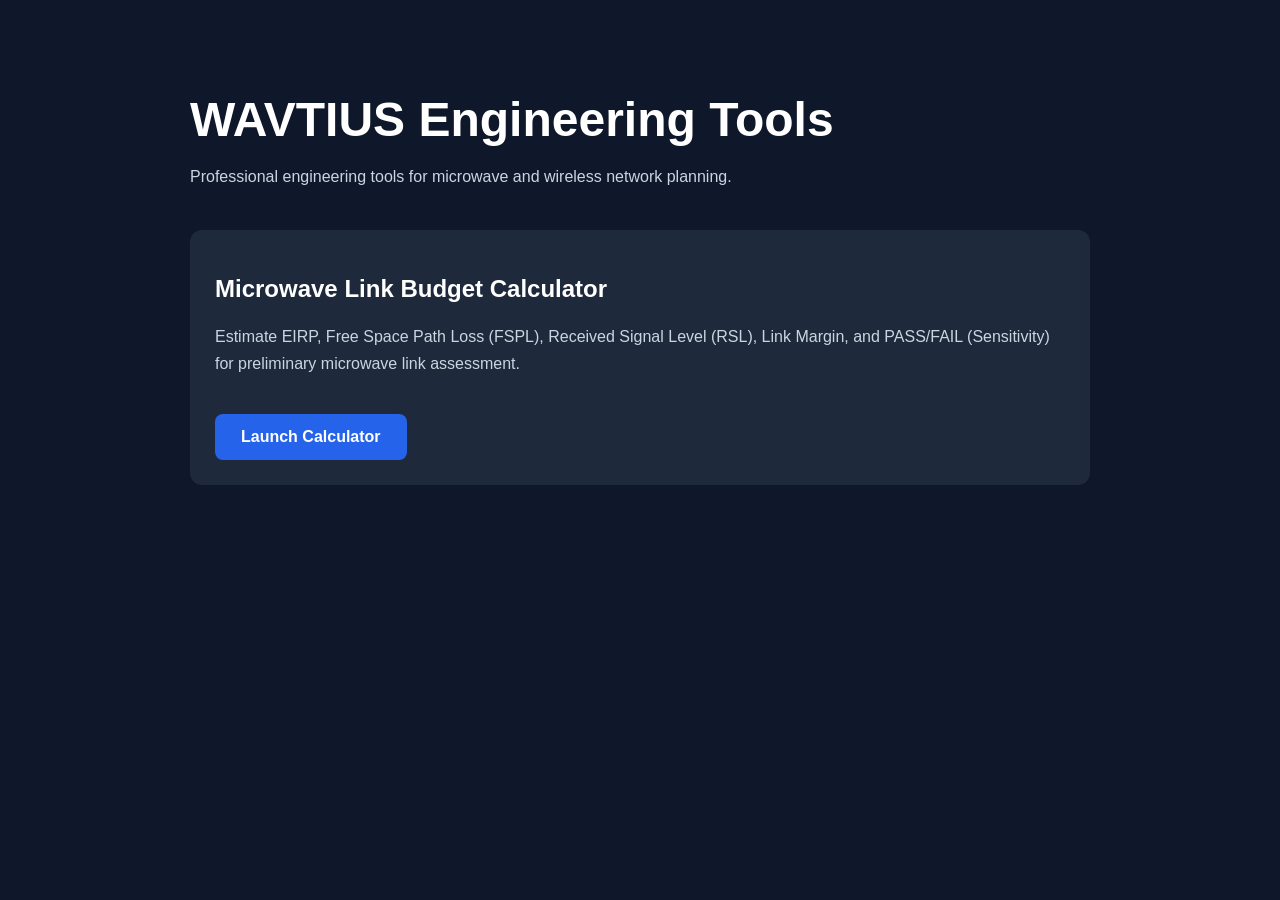
<file: index.html>
<!DOCTYPE html>
<html lang="en">
<head>
<meta charset="UTF-8">
<meta name="viewport" content="width=device-width, initial-scale=1.0">
<title>WAVTIUS Engineering Tools</title>

<style>
body{
    font-family:Arial,sans-serif;
    background:#0f172a;
    color:white;
    margin:0;
    padding:60px;
}

.container{
    max-width:900px;
    margin:auto;
}

h1{
    font-size:48px;
    margin-bottom:10px;
}

p{
    color:#cbd5e1;
    line-height:1.7;
}

.card{
    background:#1e293b;
    border-radius:12px;
    padding:25px;
    margin-top:40px;
}

a.button{
    display:inline-block;
    margin-top:20px;
    background:#2563eb;
    color:white;
    text-decoration:none;
    padding:14px 26px;
    border-radius:8px;
    font-weight:bold;
}

a.button:hover{
    background:#1d4ed8;
}
</style>

</head>

<body>

<div class="container">

<h1>WAVTIUS Engineering Tools</h1>

<p>
Professional engineering tools for microwave and wireless network planning.
</p>

<div class="card">

<h2>Microwave Link Budget Calculator</h2>

<p>
Estimate EIRP, Free Space Path Loss (FSPL), Received Signal Level (RSL),
Link Margin, and PASS/FAIL (Sensitivity) for preliminary microwave link assessment.
</p>

<a class="button" href="link-budget-calculator/index.html">
Launch Calculator
</a>

</div>

</div>

</body>
</html>
</file>
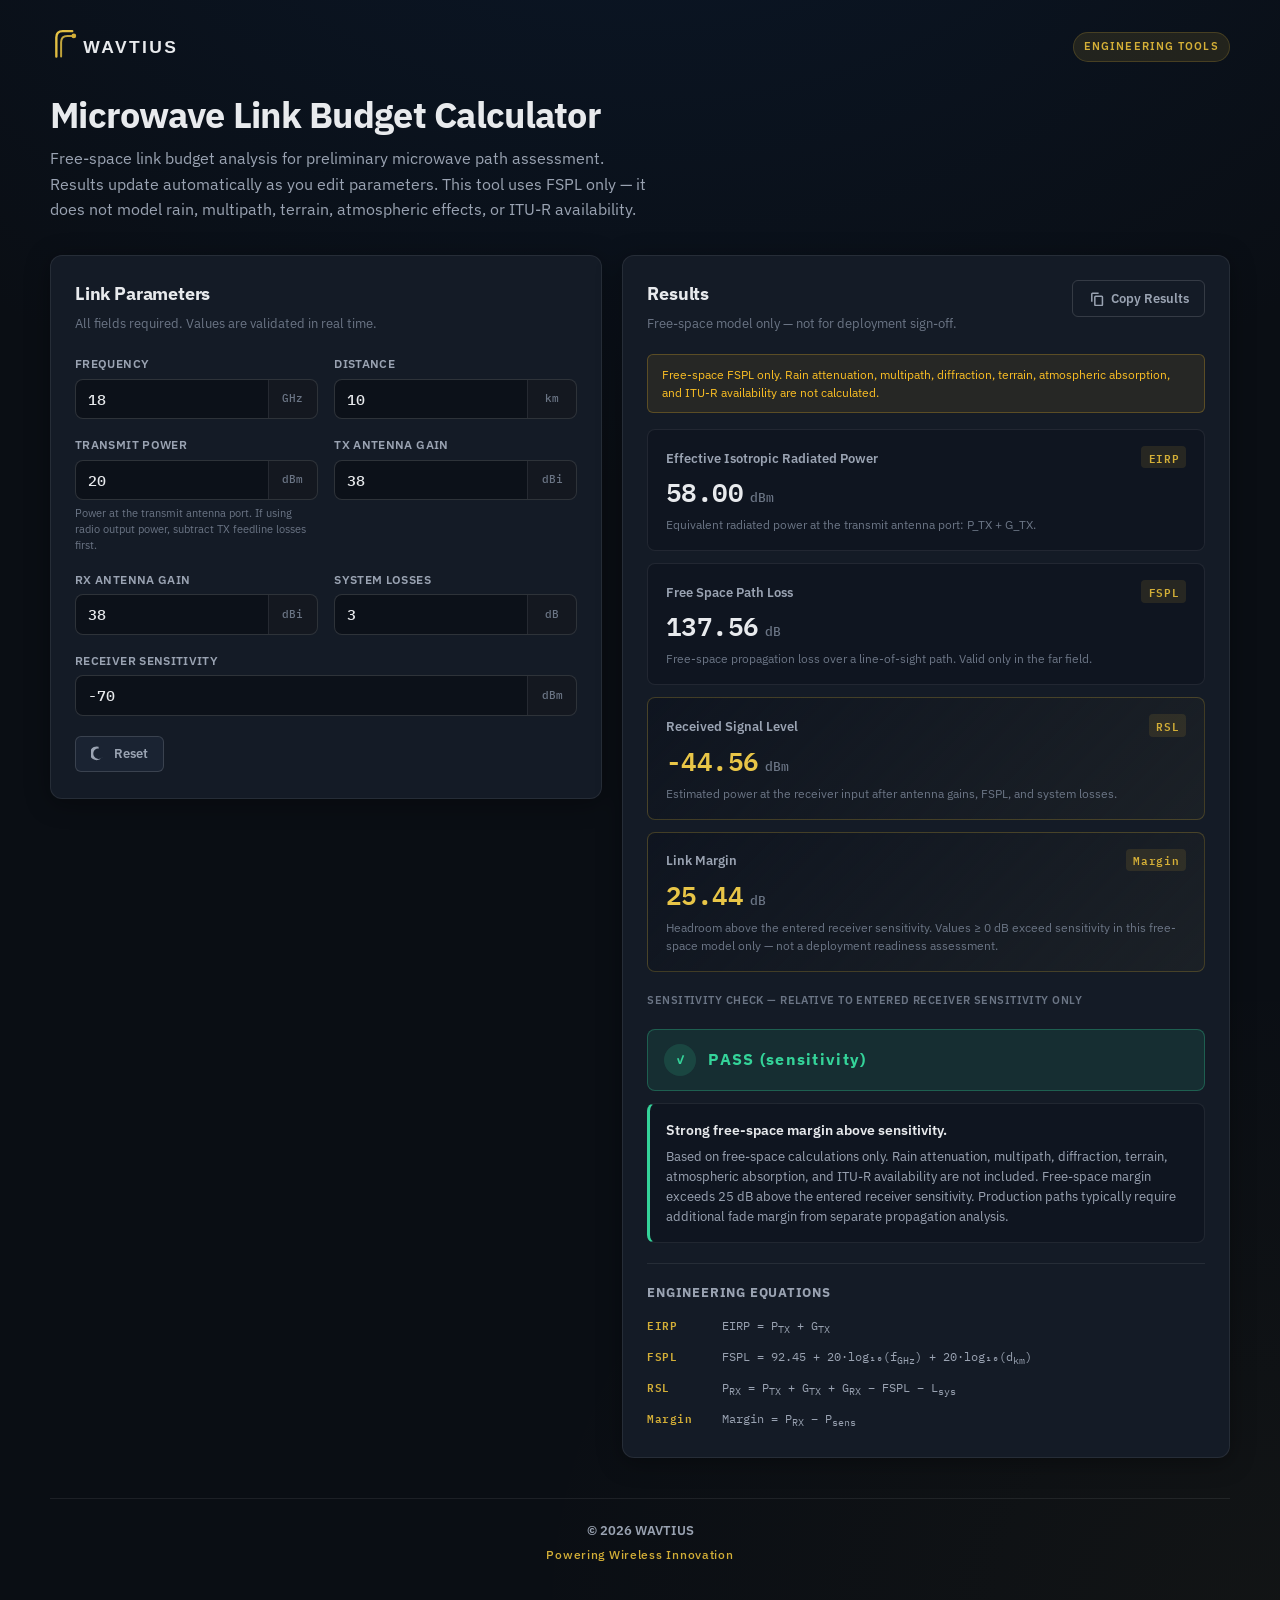
<file: link-budget-calculator/index.html>
<!DOCTYPE html>
<html lang="en">
<head>
  <meta charset="UTF-8" />
  <meta name="viewport" content="width=device-width, initial-scale=1" />
  <meta
    name="description"
    content="WAVTIUS free-space microwave link budget calculator — EIRP, FSPL, RSL, and sensitivity margin. Not for path deployment sign-off."
  />
  <title>WAVTIUS — Microwave Link Budget Calculator</title>
  <link rel="preconnect" href="https://fonts.googleapis.com" />
  <link rel="preconnect" href="https://fonts.gstatic.com" crossorigin />
  <link
    href="https://fonts.googleapis.com/css2?family=IBM+Plex+Mono:wght@400;500;600&family=IBM+Plex+Sans:wght@400;500;600;700&display=swap"
    rel="stylesheet"
  />
  <link rel="stylesheet" href="css/styles.css" />
</head>
<body>
  <a class="skip-link" href="#main-content">Skip to calculator</a>
  <div class="page">
    <header class="hero">
      <div class="hero__bar">
        <a class="hero__logo-link" id="hero-logo-link" href="#" aria-label="WAVTIUS">
          <img
            class="hero__logo"
            src="assets/wavtius-logo.svg"
            alt="WAVTIUS"
            width="160"
            height="48"
          />
        </a>
        <span class="hero__badge">Engineering Tools</span>
      </div>
      <div class="hero__content">
        <h1 class="hero__brand">Microwave Link Budget Calculator</h1>
        <p class="hero__lede">
          Free-space link budget analysis for preliminary microwave path assessment.
          Results update automatically as you edit parameters. This tool uses FSPL only —
          it does not model rain, multipath, terrain, atmospheric effects, or ITU-R availability.
        </p>
      </div>
    </header>

    <main id="main-content" class="layout">
      <section class="panel panel--inputs" aria-labelledby="inputs-heading">
        <div class="panel__header">
          <h2 id="inputs-heading">Link Parameters</h2>
          <p class="panel__hint">All fields required. Values are validated in real time.</p>
        </div>

        <form id="link-budget-form" novalidate>
          <div class="field-grid">
            <div class="field" data-field="frequencyGHz">
              <label class="field__label" for="input-frequency">Frequency</label>
              <div class="field__control">
                <input
                  id="input-frequency"
                  name="frequencyGHz"
                  type="number"
                  inputmode="decimal"
                  step="any"
                  min="0"
                  required
                  aria-describedby="error-frequency"
                />
                <span class="field__unit">GHz</span>
              </div>
              <p class="field__error" id="error-frequency" role="alert" hidden></p>
            </div>

            <div class="field" data-field="distanceKm">
              <label class="field__label" for="input-distance">Distance</label>
              <div class="field__control">
                <input
                  id="input-distance"
                  name="distanceKm"
                  type="number"
                  inputmode="decimal"
                  step="any"
                  min="0"
                  required
                  aria-describedby="error-distance"
                />
                <span class="field__unit">km</span>
              </div>
              <p class="field__error" id="error-distance" role="alert" hidden></p>
            </div>

            <div class="field" data-field="transmitPowerDbm">
              <label class="field__label" for="input-tx-power">Transmit Power</label>
              <div class="field__control">
                <input
                  id="input-tx-power"
                  name="transmitPowerDbm"
                  type="number"
                  inputmode="decimal"
                  step="any"
                  required
                  aria-describedby="hint-tx-power error-tx-power"
                />
                <span class="field__unit">dBm</span>
              </div>
              <p class="field__hint" id="hint-tx-power">
                Power at the transmit antenna port. If using radio output power, subtract TX feedline losses first.
              </p>
              <p class="field__error" id="error-tx-power" role="alert" hidden></p>
            </div>

            <div class="field" data-field="txAntennaGainDbi">
              <label class="field__label" for="input-tx-gain">TX Antenna Gain</label>
              <div class="field__control">
                <input
                  id="input-tx-gain"
                  name="txAntennaGainDbi"
                  type="number"
                  inputmode="decimal"
                  step="any"
                  required
                  aria-describedby="error-tx-gain"
                />
                <span class="field__unit">dBi</span>
              </div>
              <p class="field__error" id="error-tx-gain" role="alert" hidden></p>
            </div>

            <div class="field" data-field="rxAntennaGainDbi">
              <label class="field__label" for="input-rx-gain">RX Antenna Gain</label>
              <div class="field__control">
                <input
                  id="input-rx-gain"
                  name="rxAntennaGainDbi"
                  type="number"
                  inputmode="decimal"
                  step="any"
                  required
                  aria-describedby="error-rx-gain"
                />
                <span class="field__unit">dBi</span>
              </div>
              <p class="field__error" id="error-rx-gain" role="alert" hidden></p>
            </div>

            <div class="field" data-field="systemLossesDb">
              <label class="field__label" for="input-system-losses">System Losses</label>
              <div class="field__control">
                <input
                  id="input-system-losses"
                  name="systemLossesDb"
                  type="number"
                  inputmode="decimal"
                  step="any"
                  min="0"
                  required
                  aria-describedby="error-system-losses"
                />
                <span class="field__unit">dB</span>
              </div>
              <p class="field__error" id="error-system-losses" role="alert" hidden></p>
            </div>

            <div class="field field--wide" data-field="receiverSensitivityDbm">
              <label class="field__label" for="input-sensitivity">Receiver Sensitivity</label>
              <div class="field__control">
                <input
                  id="input-sensitivity"
                  name="receiverSensitivityDbm"
                  type="number"
                  inputmode="decimal"
                  step="any"
                  required
                  aria-describedby="error-sensitivity"
                />
                <span class="field__unit">dBm</span>
              </div>
              <p class="field__error" id="error-sensitivity" role="alert" hidden></p>
            </div>
          </div>

          <div class="actions">
            <button type="button" id="btn-reset" class="btn btn--secondary">
              <svg class="btn__icon" viewBox="0 0 20 20" aria-hidden="true">
                <path fill="currentColor" d="M10 3a7 7 0 1 0 5.66 11.14l-1.42 1.42A9 9 0 1 1 10 1v2.5L6.5 0 10 3.5V3z"/>
              </svg>
              Reset
            </button>
          </div>
        </form>

        <ul id="message-warnings" class="messages messages--warn" hidden></ul>
      </section>

      <section class="panel panel--results" aria-labelledby="results-heading">
        <div class="panel__header panel__header--row">
          <div>
            <h2 id="results-heading">Results</h2>
            <p class="panel__hint">Free-space model only — not for deployment sign-off.</p>
          </div>
          <button type="button" id="btn-copy" class="btn btn--ghost" disabled aria-describedby="copy-hint">
            <svg class="btn__icon" viewBox="0 0 20 20" aria-hidden="true">
              <path fill="currentColor" d="M6 2a2 2 0 0 0-2 2v10h2V4h8V2H6zm4 4a2 2 0 0 0-2 2v10a2 2 0 0 0 2 2h8a2 2 0 0 0 2-2V8a2 2 0 0 0-2-2h-8zm0 2h8v10h-8V8z"/>
            </svg>
            Copy Results
          </button>
          <p id="copy-hint" class="sr-only">Copies a formatted text summary of inputs and results.</p>
        </div>

        <p class="scope-notice" id="results-scope-notice">
          Free-space FSPL only. Rain attenuation, multipath, diffraction, terrain,
          atmospheric absorption, and ITU-R availability are not calculated.
        </p>

        <div id="results-container" class="result-cards" aria-live="polite" aria-relevant="additions text"></div>

        <div class="verdict">
          <p class="verdict__scope" id="verdict-scope-label">Sensitivity check — relative to entered receiver sensitivity only</p>
          <div id="out-status" class="verdict__status" role="status" hidden>
            <span class="verdict__indicator" id="out-status-icon" aria-hidden="true"></span>
            <span class="verdict__label" id="out-status-label">—</span>
          </div>
          <div id="out-recommendation" class="verdict__recommendation" hidden>
            <p class="verdict__headline" id="out-recommendation-headline"></p>
            <p class="verdict__detail" id="out-recommendation-detail"></p>
          </div>
        </div>

        <aside class="formula-card" aria-labelledby="formula-heading">
          <h3 id="formula-heading">Engineering Equations</h3>
          <ol class="formula-list">
            <li>
              <span class="formula-list__name">EIRP</span>
              <code>EIRP = P<sub>TX</sub> + G<sub>TX</sub></code>
            </li>
            <li>
              <span class="formula-list__name">FSPL</span>
              <code>FSPL = 92.45 + 20·log₁₀(f<sub>GHz</sub>) + 20·log₁₀(d<sub>km</sub>)</code>
            </li>
            <li>
              <span class="formula-list__name">RSL</span>
              <code>P<sub>RX</sub> = P<sub>TX</sub> + G<sub>TX</sub> + G<sub>RX</sub> − FSPL − L<sub>sys</sub></code>
            </li>
            <li>
              <span class="formula-list__name">Margin</span>
              <code>Margin = P<sub>RX</sub> − P<sub>sens</sub></code>
            </li>
          </ol>
        </aside>
      </section>
    </main>

    <footer class="footer">
      <p class="footer__copy">© 2026 WAVTIUS</p>
      <p class="footer__tagline">Powering Wireless Innovation</p>
    </footer>
  </div>

  <script src="js/domain/linkBudget.js"></script>
  <script src="js/application/calculateLinkBudget.js"></script>
  <script src="js/ui/app.js"></script>
</body>
</html>
</file>
<file: link-budget-calculator/css/styles.css>
/* WAVTIUS Microwave Link Budget Calculator — Dark Engineering Theme */

:root {
  --navy: #0b1f3a;
  --navy-light: #132d4f;
  --gold: #d4af37;
  --gold-bright: #e8c547;
  --gold-soft: rgba(212, 175, 55, 0.12);
  --gold-glow: rgba(212, 175, 55, 0.25);

  --bg: #0a0e14;
  --bg-elevated: #0f1520;
  --surface: #141b26;
  --surface-hover: #1a2332;
  --surface-inset: #0c1119;

  --ink: #e8eaed;
  --ink-muted: #9aa3b2;
  --ink-subtle: #6b7585;

  --line: rgba(255, 255, 255, 0.08);
  --line-strong: rgba(255, 255, 255, 0.14);

  --pass: #34d399;
  --pass-bg: rgba(52, 211, 153, 0.1);
  --pass-border: rgba(52, 211, 153, 0.3);

  --fail: #f87171;
  --fail-bg: rgba(248, 113, 113, 0.1);
  --fail-border: rgba(248, 113, 113, 0.3);

  --excellent: #34d399;
  --good: #60a5fa;
  --marginal: #fbbf24;
  --critical: #fb923c;

  --warn: #fbbf24;
  --warn-bg: rgba(251, 191, 36, 0.08);
  --warn-border: rgba(251, 191, 36, 0.25);

  --error: #f87171;
  --error-bg: rgba(248, 113, 113, 0.08);
  --error-border: rgba(248, 113, 113, 0.25);

  --mono: "IBM Plex Mono", ui-monospace, monospace;
  --sans: "IBM Plex Sans", "Segoe UI", sans-serif;

  --radius: 12px;
  --radius-sm: 8px;
  --radius-xs: 6px;
  --shadow: 0 4px 24px rgba(0, 0, 0, 0.35);
  --shadow-lg: 0 12px 48px rgba(0, 0, 0, 0.45);
  --focus-ring: 0 0 0 2px var(--bg), 0 0 0 4px var(--gold);
}

*,
*::before,
*::after {
  box-sizing: border-box;
}

html {
  scroll-behavior: smooth;
}

body {
  margin: 0;
  min-height: 100vh;
  color: var(--ink);
  font-family: var(--sans);
  font-size: 16px;
  line-height: 1.6;
  background: var(--bg);
  background-image:
    radial-gradient(ellipse 80% 50% at 50% -20%, rgba(11, 31, 58, 0.6), transparent),
    radial-gradient(ellipse 60% 40% at 100% 100%, rgba(212, 175, 55, 0.04), transparent);
  -webkit-font-smoothing: antialiased;
}

.skip-link {
  position: absolute;
  left: -9999px;
  top: 0;
  z-index: 100;
  padding: 0.65rem 1rem;
  background: var(--gold);
  color: var(--navy);
  font-weight: 600;
  text-decoration: none;
  border-radius: var(--radius-xs);
}

.skip-link:focus {
  left: 1rem;
  top: 1rem;
}

.sr-only {
  position: absolute;
  width: 1px;
  height: 1px;
  padding: 0;
  margin: -1px;
  overflow: hidden;
  clip: rect(0, 0, 0, 0);
  white-space: nowrap;
  border: 0;
}

.page {
  width: min(1180px, calc(100% - 2.5rem));
  margin: 0 auto;
  padding: 1.75rem 0 3rem;
}

/* Hero */

.hero {
  margin-bottom: 2rem;
  animation: rise 0.55s ease-out both;
}

.hero__bar {
  display: flex;
  align-items: center;
  justify-content: space-between;
  gap: 1rem;
  margin-bottom: 1.75rem;
}

.hero__logo-link {
  display: inline-flex;
  text-decoration: none;
  line-height: 0;
}

.hero__logo {
  display: block;
  height: 38px;
  width: auto;
}

.hero__badge {
  font-size: 0.6875rem;
  font-weight: 600;
  letter-spacing: 0.1em;
  text-transform: uppercase;
  color: var(--gold);
  background: var(--gold-soft);
  border: 1px solid rgba(212, 175, 55, 0.2);
  padding: 0.3rem 0.65rem;
  border-radius: 999px;
}

.hero__content {
  max-width: 44rem;
}

.hero__brand {
  margin: 0;
  font-size: clamp(1.65rem, 4vw, 2.25rem);
  font-weight: 700;
  letter-spacing: -0.02em;
  line-height: 1.15;
  color: var(--ink);
}

.hero__lede {
  margin: 0.65rem 0 0;
  font-size: 0.975rem;
  color: var(--ink-muted);
  line-height: 1.65;
  max-width: 38rem;
}

/* Layout */

.layout {
  display: grid;
  grid-template-columns: minmax(0, 1fr) minmax(0, 1.1fr);
  gap: 1.25rem;
  align-items: start;
  animation: rise 0.65s ease-out 0.05s both;
}

@media (max-width: 920px) {
  .layout {
    grid-template-columns: 1fr;
  }
}

@media (max-width: 480px) {
  .page {
    width: calc(100% - 1.5rem);
    padding-top: 1.25rem;
  }

  .hero__logo {
    height: 32px;
  }

  .panel__header--row {
    flex-direction: column;
    align-items: stretch;
  }

  .panel__header--row .btn {
    width: 100%;
    justify-content: center;
  }
}

/* Panels */

.panel {
  background: var(--surface);
  border: 1px solid var(--line);
  border-radius: var(--radius);
  box-shadow: var(--shadow);
  padding: 1.5rem 1.5rem 1.6rem;
}

.panel__header {
  margin-bottom: 1.25rem;
}

.panel__header--row {
  display: flex;
  align-items: flex-start;
  justify-content: space-between;
  gap: 1rem;
  flex-wrap: wrap;
}

.panel h2 {
  margin: 0;
  font-size: 1.125rem;
  font-weight: 700;
  color: var(--ink);
  letter-spacing: -0.01em;
}

.panel__hint {
  margin: 0.3rem 0 0;
  color: var(--ink-subtle);
  font-size: 0.8125rem;
}

/* Form */

.field-grid {
  display: grid;
  grid-template-columns: 1fr 1fr;
  gap: 1rem 1rem;
}

.field--wide {
  grid-column: 1 / -1;
}

@media (max-width: 560px) {
  .field-grid {
    grid-template-columns: 1fr;
  }

  .field--wide {
    grid-column: auto;
  }
}

.field {
  display: flex;
  flex-direction: column;
  gap: 0.35rem;
}

.field__label {
  font-size: 0.75rem;
  font-weight: 600;
  color: var(--ink-muted);
  letter-spacing: 0.03em;
  text-transform: uppercase;
}

.field__control {
  display: grid;
  grid-template-columns: 1fr auto;
  align-items: stretch;
  border: 1px solid var(--line-strong);
  border-radius: var(--radius-sm);
  background: var(--surface-inset);
  overflow: hidden;
  transition: border-color 0.2s ease, box-shadow 0.2s ease;
}

.field__control:focus-within {
  border-color: var(--gold);
  box-shadow: 0 0 0 3px var(--gold-soft);
}

.field--invalid .field__control {
  border-color: var(--error-border);
  box-shadow: 0 0 0 3px var(--error-bg);
}

.field__control input {
  width: 100%;
  border: 0;
  outline: none;
  padding: 0.6rem 0.75rem;
  font-family: var(--mono);
  font-size: 0.9375rem;
  font-weight: 500;
  color: var(--ink);
  background: transparent;
}

.field__control input:focus-visible {
  outline: none;
}

.field__control input::placeholder {
  color: var(--ink-subtle);
}

.field__unit {
  display: grid;
  place-items: center;
  min-width: 3.1rem;
  padding: 0 0.55rem;
  font-family: var(--mono);
  font-size: 0.6875rem;
  font-weight: 500;
  color: var(--ink-subtle);
  background: rgba(255, 255, 255, 0.03);
  border-left: 1px solid var(--line);
}

.field__hint {
  margin: 0;
  font-size: 0.6875rem;
  color: var(--ink-subtle);
  line-height: 1.45;
}

.field__error {
  margin: 0;
  font-size: 0.75rem;
  color: var(--error);
  line-height: 1.4;
}

/* Buttons */

.actions {
  display: flex;
  flex-wrap: wrap;
  gap: 0.65rem;
  margin-top: 1.25rem;
}

.btn {
  display: inline-flex;
  align-items: center;
  gap: 0.45rem;
  font-family: var(--sans);
  font-size: 0.8125rem;
  font-weight: 600;
  padding: 0.55rem 0.95rem;
  border-radius: var(--radius-xs);
  cursor: pointer;
  border: 1px solid transparent;
  transition:
    background 0.18s ease,
    border-color 0.18s ease,
    color 0.18s ease,
    transform 0.1s ease,
    opacity 0.18s ease;
}

.btn:focus-visible {
  outline: none;
  box-shadow: var(--focus-ring);
}

.btn:active:not(:disabled) {
  transform: translateY(1px);
}

.btn:disabled {
  opacity: 0.45;
  cursor: not-allowed;
}

.btn__icon {
  width: 0.95rem;
  height: 0.95rem;
  flex-shrink: 0;
}

.btn--secondary {
  background: var(--surface-hover);
  border-color: var(--line-strong);
  color: var(--ink-muted);
}

.btn--secondary:hover:not(:disabled) {
  background: rgba(255, 255, 255, 0.06);
  color: var(--ink);
  border-color: rgba(255, 255, 255, 0.18);
}

.btn--ghost {
  background: transparent;
  border-color: var(--line-strong);
  color: var(--ink-muted);
}

.btn--ghost:hover:not(:disabled) {
  background: var(--gold-soft);
  border-color: rgba(212, 175, 55, 0.3);
  color: var(--gold-bright);
}

.btn--copied {
  border-color: var(--pass-border) !important;
  color: var(--pass) !important;
  background: var(--pass-bg) !important;
}

/* Messages */

.messages {
  margin: 1rem 0 0;
  padding: 0.7rem 0.95rem 0.7rem 1.35rem;
  border-radius: var(--radius-sm);
  font-size: 0.8125rem;
  list-style: disc;
}

.messages--warn {
  background: var(--warn-bg);
  color: var(--warn);
  border: 1px solid var(--warn-border);
}

/* Result cards */

.result-cards {
  display: grid;
  gap: 0.75rem;
}

.result-cards__empty {
  margin: 0;
  padding: 2rem 1rem;
  text-align: center;
  color: var(--ink-subtle);
  font-size: 0.875rem;
  border: 1px dashed var(--line);
  border-radius: var(--radius-sm);
}

.result-card {
  padding: 1rem 1.1rem;
  background: var(--bg-elevated);
  border: 1px solid var(--line);
  border-radius: var(--radius-sm);
  transition: border-color 0.25s ease;
}

.result-card--initial {
  animation: card-in 0.35s ease-out both;
}

.result-card--initial:nth-child(1) { animation-delay: 0.02s; }
.result-card--initial:nth-child(2) { animation-delay: 0.06s; }
.result-card--initial:nth-child(3) { animation-delay: 0.1s; }
.result-card--initial:nth-child(4) { animation-delay: 0.14s; }

.result-card:hover {
  border-color: var(--line-strong);
}

.result-card--primary {
  border-color: rgba(212, 175, 55, 0.25);
  background: linear-gradient(135deg, var(--bg-elevated) 0%, rgba(212, 175, 55, 0.04) 100%);
}

.result-card__header {
  display: flex;
  align-items: baseline;
  justify-content: space-between;
  gap: 0.75rem;
  margin-bottom: 0.55rem;
}

.result-card__name {
  margin: 0;
  font-size: 0.8125rem;
  font-weight: 600;
  color: var(--ink-muted);
  line-height: 1.35;
}

.result-card__abbr {
  font-family: var(--mono);
  font-size: 0.6875rem;
  font-weight: 600;
  letter-spacing: 0.06em;
  color: var(--gold);
  background: var(--gold-soft);
  padding: 0.15rem 0.45rem;
  border-radius: 4px;
  flex-shrink: 0;
}

.result-card__value {
  display: flex;
  align-items: baseline;
  gap: 0.4rem;
  margin-bottom: 0.45rem;
}

.result-card__number {
  font-family: var(--mono);
  font-size: 1.625rem;
  font-weight: 600;
  color: var(--ink);
  letter-spacing: -0.02em;
  line-height: 1.1;
}

.result-card--primary .result-card__number {
  color: var(--gold-bright);
}

.result-card__unit {
  font-family: var(--mono);
  font-size: 0.8125rem;
  font-weight: 500;
  color: var(--ink-subtle);
}

.result-card__explanation {
  margin: 0;
  font-size: 0.75rem;
  color: var(--ink-subtle);
  line-height: 1.5;
}

.scope-notice {
  margin: 0 0 1rem;
  padding: 0.65rem 0.85rem;
  font-size: 0.75rem;
  line-height: 1.5;
  color: var(--warn);
  background: var(--warn-bg);
  border: 1px solid var(--warn-border);
  border-radius: var(--radius-xs);
}

.verdict__scope {
  margin: 0 0 0.5rem;
  font-size: 0.6875rem;
  font-weight: 600;
  letter-spacing: 0.04em;
  text-transform: uppercase;
  color: var(--ink-subtle);
}

/* Verdict / PASS-FAIL */

.verdict {
  margin-top: 1.25rem;
  display: grid;
  gap: 0.75rem;
}

.verdict__status {
  display: flex;
  align-items: center;
  gap: 0.75rem;
  padding: 0.85rem 1rem;
  border-radius: var(--radius-sm);
  border: 1px solid transparent;
  transition: background 0.25s ease, border-color 0.25s ease;
}

.verdict__status--pass {
  background: var(--pass-bg);
  border-color: var(--pass-border);
}

.verdict__status--fail {
  background: var(--fail-bg);
  border-color: var(--fail-border);
}

.verdict__indicator {
  display: grid;
  place-items: center;
  width: 2rem;
  height: 2rem;
  border-radius: 50%;
  font-family: var(--mono);
  font-size: 0.75rem;
  font-weight: 700;
  flex-shrink: 0;
}

.verdict__status--pass .verdict__indicator {
  background: rgba(52, 211, 153, 0.15);
  color: var(--pass);
}

.verdict__status--fail .verdict__indicator {
  background: rgba(248, 113, 113, 0.15);
  color: var(--fail);
}

.verdict__label {
  font-size: 1rem;
  font-weight: 700;
  letter-spacing: 0.08em;
}

.verdict__status--pass .verdict__label {
  color: var(--pass);
}

.verdict__status--fail .verdict__label {
  color: var(--fail);
}

.verdict__recommendation {
  padding: 0.95rem 1rem;
  border-radius: var(--radius-sm);
  border: 1px solid var(--line);
  background: var(--bg-elevated);
  border-left-width: 3px;
}

.verdict__recommendation--excellent { border-left-color: var(--excellent); }
.verdict__recommendation--good { border-left-color: var(--good); }
.verdict__recommendation--marginal { border-left-color: var(--marginal); }
.verdict__recommendation--critical { border-left-color: var(--critical); }
.verdict__recommendation--fail { border-left-color: var(--fail); }

.verdict__headline {
  margin: 0 0 0.35rem;
  font-size: 0.875rem;
  font-weight: 600;
  color: var(--ink);
}

.verdict__detail {
  margin: 0;
  font-size: 0.8125rem;
  color: var(--ink-muted);
  line-height: 1.55;
}

/* Formula reference */

.formula-card {
  margin-top: 1.25rem;
  padding-top: 1.15rem;
  border-top: 1px solid var(--line);
}

.formula-card h3 {
  margin: 0 0 0.75rem;
  font-size: 0.8125rem;
  font-weight: 700;
  color: var(--ink-muted);
  text-transform: uppercase;
  letter-spacing: 0.06em;
}

.formula-list {
  margin: 0;
  padding: 0;
  list-style: none;
  display: grid;
  gap: 0.55rem;
}

.formula-list li {
  display: grid;
  grid-template-columns: 4rem 1fr;
  gap: 0.65rem;
  align-items: baseline;
}

.formula-list__name {
  font-family: var(--mono);
  font-size: 0.6875rem;
  font-weight: 600;
  color: var(--gold);
  letter-spacing: 0.04em;
}

.formula-list code {
  font-family: var(--mono);
  font-size: 0.75rem;
  color: var(--ink-muted);
  word-break: break-word;
}

/* Footer */

.footer {
  margin-top: 2.5rem;
  padding-top: 1.35rem;
  border-top: 1px solid var(--line);
  text-align: center;
  animation: fade-in 0.75s ease 0.15s both;
}

.footer__copy {
  margin: 0;
  font-size: 0.8125rem;
  font-weight: 600;
  color: var(--ink-muted);
}

.footer__tagline {
  margin: 0.2rem 0 0;
  font-size: 0.75rem;
  color: var(--gold);
  font-weight: 500;
  letter-spacing: 0.06em;
}

/* Motion */

@keyframes rise {
  from {
    opacity: 0;
    transform: translateY(12px);
  }
  to {
    opacity: 1;
    transform: translateY(0);
  }
}

@keyframes fade-in {
  from { opacity: 0; }
  to { opacity: 1; }
}

@keyframes card-in {
  from {
    opacity: 0;
    transform: translateY(6px);
  }
  to {
    opacity: 1;
    transform: translateY(0);
  }
}

@media (prefers-reduced-motion: reduce) {
  *,
  *::before,
  *::after {
    animation: none !important;
    transition: none !important;
  }
}
</file>
